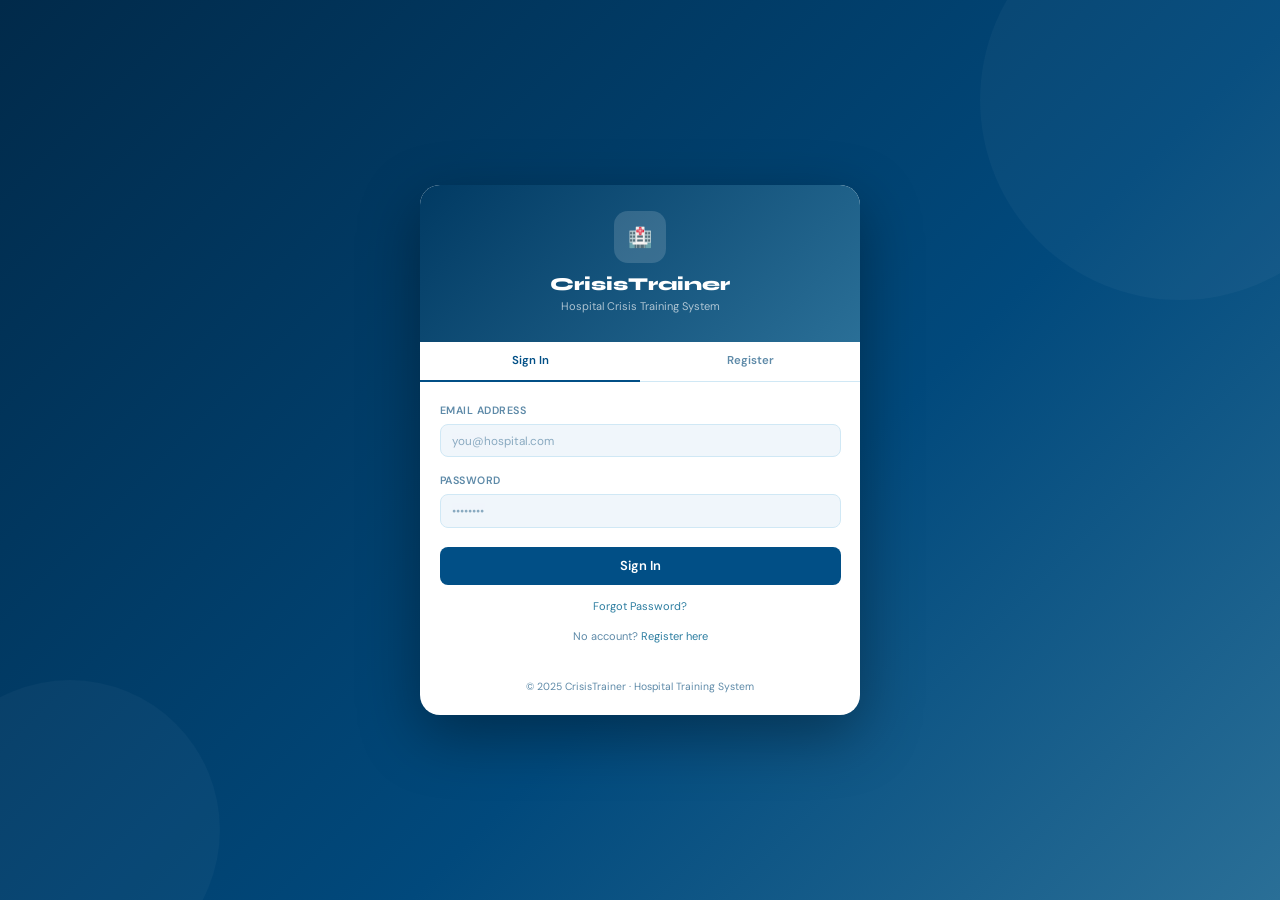
<file: crisis-trainer-frontend/index.html>
<!DOCTYPE html>
<html lang="en">
<head>
  <meta charset="UTF-8" />
  <meta name="viewport" content="width=device-width, initial-scale=1.0" />
  <title>CrisisTrainer — Login</title>
  <link rel="stylesheet" href="css/style.css" />

  <style>
    .login-footer {
      text-align: center;
      padding: 1rem 1.5rem 1.5rem;
      font-size: 0.8rem;
      color: var(--text-muted);
    }

    .tab-pane .btn {
      margin-top: 0.4rem;
    }
  </style>
</head>
<body>

<div class="login-page">
  <div class="login-card">

    <!-- Brand header -->
    <div class="login-brand">
      <div class="logo-icon">🏥</div>
      <h1>CrisisTrainer</h1>
      <p>Hospital Crisis Training System</p>
    </div>

    <!-- Tabs -->
    <div class="tab-bar">
      <button class="tab-btn active" data-tab="loginTab">Sign In</button>
      <button class="tab-btn" data-tab="registerTab">Register</button>
    </div>

    <!-- Login Tab -->
    <div class="tab-pane active" id="loginTab">

      <div id="loginAlert" class="alert" style="display:none;"></div>

      <form id="loginForm" novalidate>

        <div class="form-group">
          <label class="form-label" for="loginEmail">Email Address</label>
          <input type="email"
                 id="loginEmail"
                 class="form-control"
                 placeholder="you@hospital.com"
                 required />
        </div>

        <div class="form-group">
          <label class="form-label" for="loginPassword">Password</label>
          <input type="password"
                 id="loginPassword"
                 class="form-control"
                 placeholder="••••••••"
                 required />
        </div>

        <button type="submit"
                id="loginBtn"
                class="btn btn-primary w-100 btn-lg">
          Sign In
        </button>

      </form>

      <p class="text-center mt-2 text-sm text-muted">
        <a href="reset-password.html">
          Forgot Password?
        </a>
      </p>

      <p class="text-center mt-2 text-sm text-muted">
        No account?
        <a href="#"
           onclick="document.querySelector('[data-tab=registerTab]').click();return false;">
          Register here
        </a>
      </p>

    </div>

    <!-- Register Tab -->
    <div class="tab-pane" id="registerTab">

      <div id="registerAlert" class="alert" style="display:none;"></div>

      <form id="registerForm" novalidate>

        <div class="form-group">
          <label class="form-label" for="regName">Full Name</label>
          <input type="text"
                 id="regName"
                 class="form-control"
                 placeholder="Dr. Aisha Al-Rashidi"
                 required />
        </div>

        <div class="form-group">
          <label class="form-label" for="regEmail">Email Address</label>
          <input type="email"
                 id="regEmail"
                 class="form-control"
                 placeholder="you@hospital.com"
                 required />
        </div>

        <div class="form-group">
          <label class="form-label" for="regPassword">Password</label>
          <input type="password"
                 id="regPassword"
                 class="form-control"
                 placeholder="Min. 6 characters"
                 required />
        </div>

        <div class="form-row">

          <div class="form-group">
            <label class="form-label" for="regType">User Type</label>

            <select id="regType" class="form-control">
              <option value="employee">Employee</option>
              <option value="supervisor">Supervisor</option>
            </select>
          </div>

          <div class="form-group">
            <label class="form-label" for="regDept">Department</label>

            <select id="regDept" class="form-control">
              <option value="1">Nursing</option>
              <option value="2">Security</option>
              <option value="3">Maintenance</option>
              <option value="4">Administration</option>
              <option value="5">Medical Staff</option>
            </select>
          </div>

        </div>

        <button type="submit"
                id="registerBtn"
                class="btn btn-accent w-100 btn-lg">
          Create Account
        </button>

      </form>

    </div>

    <div class="login-footer">
      &copy; 2025 CrisisTrainer · Hospital Training System
    </div>

  </div>
</div>

<script src="js/api.js"></script>
<script src="js/auth.js"></script>

</body>
</html>
</file>
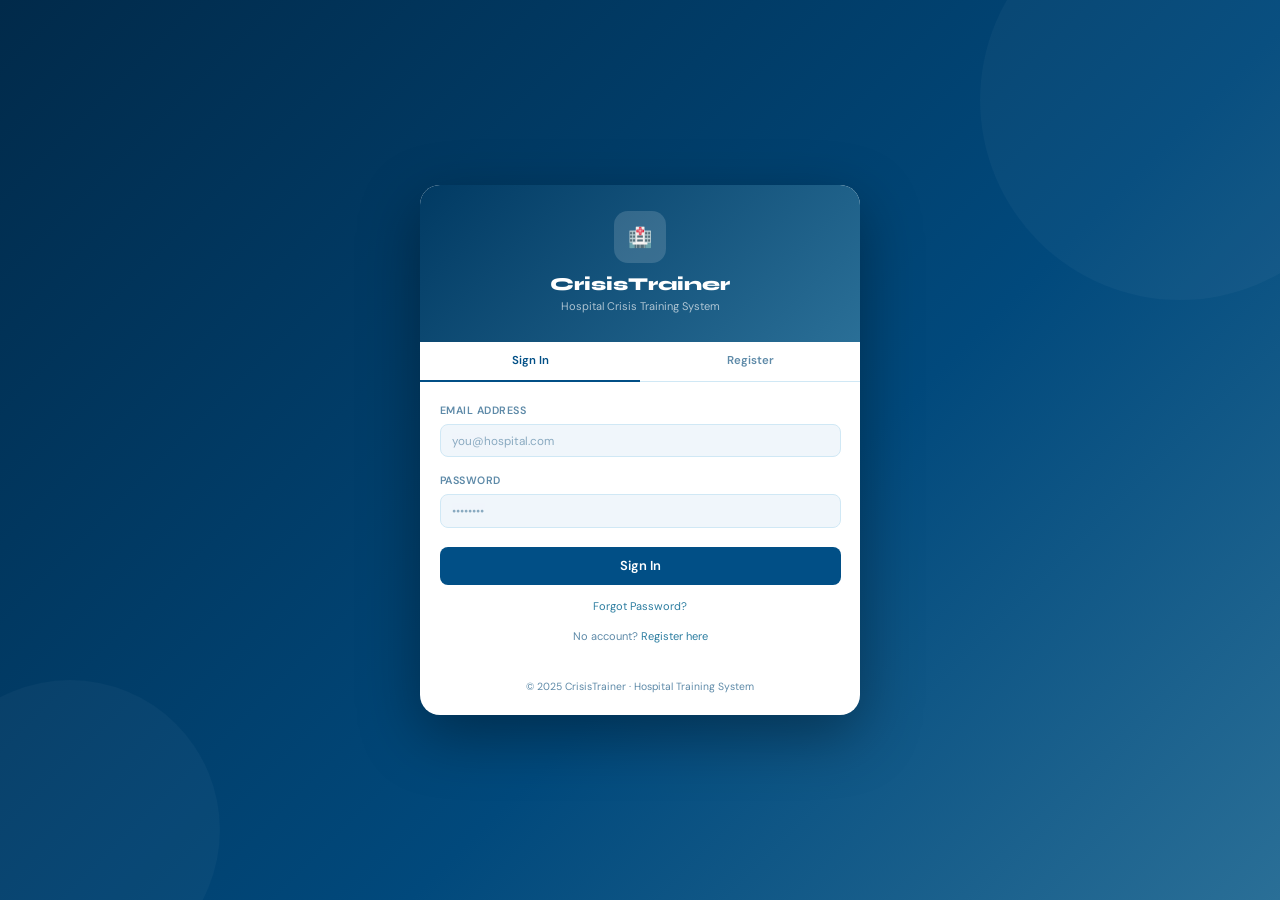
<file: crisis-trainer-frontend/employee-dashboard.html>
<!DOCTYPE html>
<html lang="en">
<head>
  <meta charset="UTF-8" />
  <meta name="viewport" content="width=device-width, initial-scale=1.0" />
  <title>CrisisTrainer — My Trainings</title>
  <link rel="stylesheet" href="css/style.css" />
  <style>
    .score-badge {
      display: inline-flex; align-items: center;
      padding: 0.2rem 0.6rem;
      border-radius: 20px;
      font-size: 0.78rem; font-weight: 700;
      background: rgba(26,122,74,0.1);
      color: var(--success);
    }
    .quiz-alert-box {
      position: fixed;
      bottom: 1rem; left: 50%; transform: translateX(-50%);
      background: var(--c-dark); color: white;
      padding: 0.6rem 1.3rem; border-radius: 8px;
      font-size: 0.875rem; font-weight: 500;
      z-index: 999;
      box-shadow: 0 4px 20px rgba(0,0,0,0.3);
    }
    .employee-stats {
      display: flex; gap: 1.2rem;
      margin-bottom: 2rem;
      flex-wrap: wrap;
    }
    .emp-stat {
      flex: 1; min-width: 130px;
      background: var(--surface);
      border: 1px solid var(--border);
      border-radius: var(--radius);
      padding: 1.1rem 1.3rem;
      box-shadow: var(--shadow);
      text-align: center;
    }
    .emp-stat .val { font-family: var(--font-head); font-size: 2rem; font-weight: 800; color: var(--c-darkest); }
    .emp-stat .lbl { font-size: 0.8rem; color: var(--text-muted); font-weight: 500; }
  </style>
</head>
<body>

<!-- ── Navbar ── -->
<nav class="navbar">
  <div class="navbar-brand">
    <div class="navbar-logo">
      <svg viewBox="0 0 24 24" fill="none" stroke="white" stroke-width="2">
        <path d="M12 2L2 7l10 5 10-5-10-5zM2 17l10 5 10-5M2 12l10 5 10-5"/>
      </svg>
    </div>
    <span class="navbar-name">CrisisTrainer</span>
  </div>
  <div class="navbar-right">
    <div class="user-info">
      <span class="user-name" id="userName"></span>
      <span class="badge badge-employee">Employee</span>
    </div>
    <button class="btn-logout" id="logoutBtn">Logout</button>
  </div>
</nav>

<!-- ── Main Content ── -->
<div class="main-content">

  <!-- Welcome Card -->
  <div class="welcome-card">
    <h2>My Training Dashboard</h2>
    <p>Hello, <strong id="welcomeName" style="color:var(--c-lightest);"></strong>! Complete your assigned crisis training modules below.</p>
  </div>

  <!-- Summary Stats -->
  <div class="employee-stats">
    <div class="emp-stat">
      <div class="val" id="pendingCount">0</div>
      <div class="lbl">⏳ Pending</div>
    </div>
    <div class="emp-stat">
      <div class="val" id="completedCount">0</div>
      <div class="lbl">✅ Completed</div>
    </div>
    <div class="emp-stat">
      <div class="val" id="totalCount">0</div>
      <div class="lbl">📋 Total Assigned</div>
    </div>
  </div>

  <!-- Assignments Grid -->
  <div class="section-header">
    <h2 class="section-title">My Assignments</h2>
  </div>

  <div class="assignments-grid" id="assignmentsGrid">
    <!-- Rendered by employee.js -->
    <div class="empty-state">
      <div class="icon">⏳</div>
      <p>Loading assignments...</p>
    </div>
  </div>

</div><!-- /main-content -->


<!-- ══════════════════════════════════════
     Quiz Modal
══════════════════════════════════════ -->
<div class="modal-overlay" id="quizModal">
  <div class="modal" style="max-width:580px;">

    <div class="modal-header">
      <span class="modal-title" id="quizTitle">Training Quiz</span>
      <button class="modal-close" data-close-modal="quizModal">✕</button>
    </div>

    <!-- Quiz Body -->
    <div class="modal-body" id="quizBody">

      <div style="display:flex;justify-content:space-between;align-items:center;margin-bottom:0.8rem;">
        <span class="text-muted">Time Remaining</span>
        <strong id="timerText">--:--</strong>
      </div>

      <!-- Progress -->
      <div class="quiz-progress">
        <div class="progress-bar">
          <div class="progress-fill" id="progressFill" style="width:0%"></div>
        </div>
        <span class="progress-label" id="progressLabel">1 / 5</span>
      </div>
      
      <!-- Question Text -->
       <div id="scenarioNarrative" style="margin:1rem 0;padding:1rem;border-radius:10px;background:#eef6fb;border:1px solid #cfe6f5;font-size:0.9rem;line-height:1.7;">
      </div>
      <div class="quiz-question" id="questionText">
        Loading question...
      </div>

      <!-- Answer Choices -->
      <div class="quiz-choices" id="quizChoices">
        <!-- Rendered by employee.js -->
      </div>
    </div>

    <!-- Score Screen (hidden until submit) -->
    <div id="scoreScreen" style="display:none;padding:1.5rem;"></div>

    <!-- Alert (bottom float) -->
    <div id="quizAlert" class="alert alert-error" style="display:none;margin:0 1.5rem 1rem;"></div>

    <!-- Modal Footer -->
    <div class="modal-footer" id="quizFooter">
      <button class="btn btn-ghost" id="prevBtn">← Back</button>
      <div style="display:flex;gap:0.6rem;">
        <button class="btn btn-primary" id="nextBtn">Next →</button>
        <button class="btn btn-success" id="submitBtn" style="display:none;">Submit Answers ✓</button>
      </div>
    </div>

  </div><!-- /modal -->
</div><!-- /overlay -->


<script src="js/api.js"></script>
<script src="js/employee.js"></script>
</body>
</html>
</file>
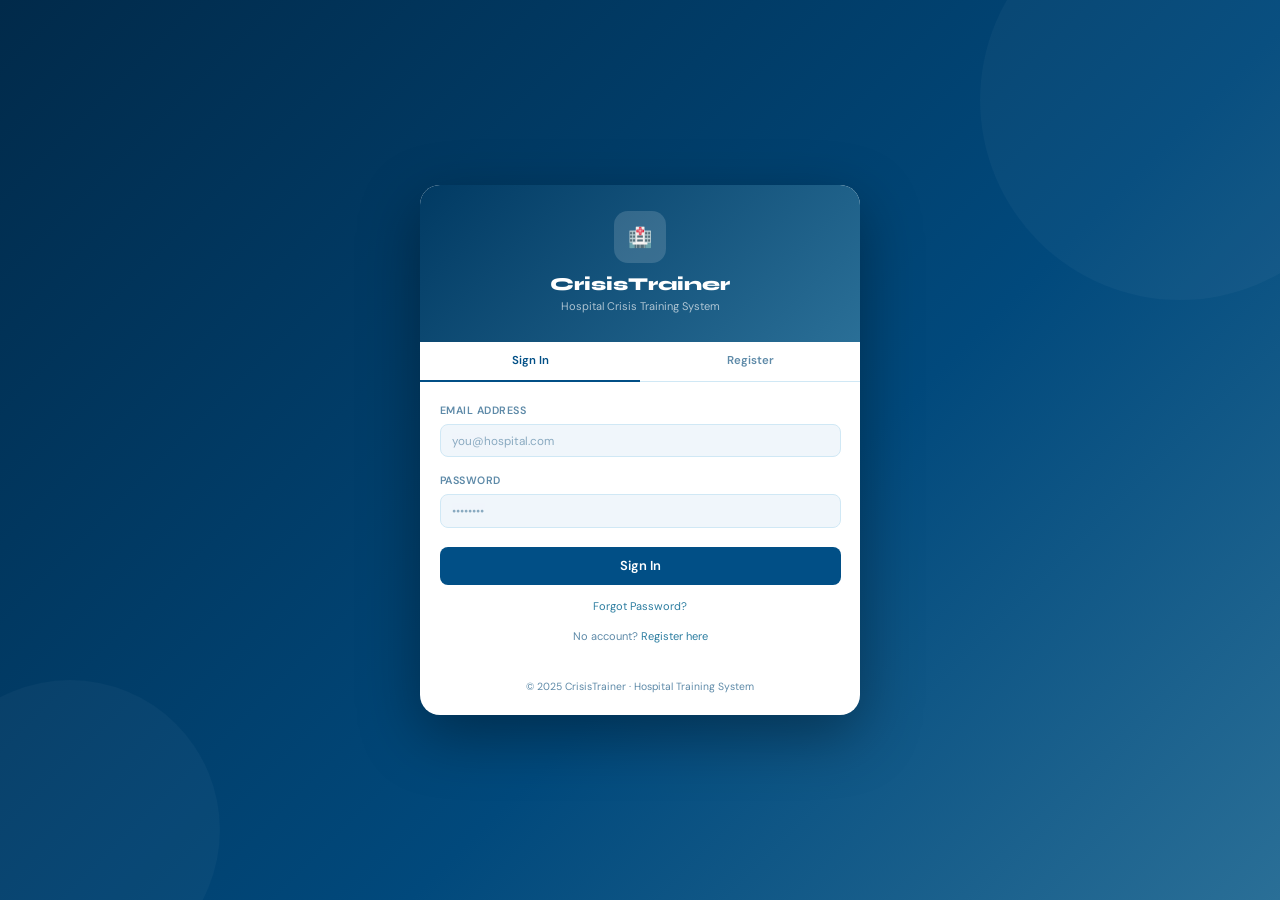
<file: crisis-trainer-frontend/login.html>
<!DOCTYPE html>
<html lang="en">
<head>
  <meta charset="UTF-8" />
  <meta name="viewport" content="width=device-width, initial-scale=1.0" />
  <title>CrisisTrainer — Login</title>
  <link rel="stylesheet" href="css/style.css" />

  <style>
    .login-footer {
      text-align: center;
      padding: 1rem 1.5rem 1.5rem;
      font-size: 0.8rem;
      color: var(--text-muted);
    }

    .tab-pane .btn {
      margin-top: 0.4rem;
    }
  </style>
</head>
<body>

<div class="login-page">
  <div class="login-card">

    <!-- Brand header -->
    <div class="login-brand">
      <div class="logo-icon">🏥</div>
      <h1>CrisisTrainer</h1>
      <p>Hospital Crisis Training System</p>
    </div>

    <!-- Tabs -->
    <div class="tab-bar">
      <button class="tab-btn active" data-tab="loginTab">Sign In</button>
      <button class="tab-btn" data-tab="registerTab">Register</button>
    </div>

    <!-- Login Tab -->
    <div class="tab-pane active" id="loginTab">

      <div id="loginAlert" class="alert" style="display:none;"></div>

      <form id="loginForm" novalidate>

        <div class="form-group">
          <label class="form-label" for="loginEmail">Email Address</label>
          <input type="email"
                 id="loginEmail"
                 class="form-control"
                 placeholder="you@hospital.com"
                 required />
        </div>

        <div class="form-group">
          <label class="form-label" for="loginPassword">Password</label>
          <input type="password"
                 id="loginPassword"
                 class="form-control"
                 placeholder="••••••••"
                 required />
        </div>

        <button type="submit"
                id="loginBtn"
                class="btn btn-primary w-100 btn-lg">
          Sign In
        </button>

      </form>

      <p class="text-center mt-2 text-sm text-muted">
        <a href="reset-password.html">
          Forgot Password?
        </a>
      </p>

      <p class="text-center mt-2 text-sm text-muted">
        No account?
        <a href="#"
           onclick="document.querySelector('[data-tab=registerTab]').click();return false;">
          Register here
        </a>
      </p>

    </div>

    <!-- Register Tab -->
    <div class="tab-pane" id="registerTab">

      <div id="registerAlert" class="alert" style="display:none;"></div>

      <form id="registerForm" novalidate>

        <div class="form-group">
          <label class="form-label" for="regName">Full Name</label>
          <input type="text"
                 id="regName"
                 class="form-control"
                 placeholder="Dr. Aisha Al-Rashidi"
                 required />
        </div>

        <div class="form-group">
          <label class="form-label" for="regEmail">Email Address</label>
          <input type="email"
                 id="regEmail"
                 class="form-control"
                 placeholder="you@hospital.com"
                 required />
        </div>

        <div class="form-group">
          <label class="form-label" for="regPassword">Password</label>
          <input type="password"
                 id="regPassword"
                 class="form-control"
                 placeholder="Min. 6 characters"
                 required />
        </div>

        <div class="form-row">

          <div class="form-group">
            <label class="form-label" for="regType">User Type</label>

            <select id="regType" class="form-control">
              <option value="employee">Employee</option>
              <option value="supervisor">Supervisor</option>
            </select>
          </div>

          <div class="form-group">
            <label class="form-label" for="regDept">Department</label>

            <select id="regDept" class="form-control">
              <option value="1">Nursing</option>
              <option value="2">Security</option>
              <option value="3">Maintenance</option>
              <option value="4">Administration</option>
              <option value="5">Medical Staff</option>
            </select>
          </div>

        </div>

        <button type="submit"
                id="registerBtn"
                class="btn btn-accent w-100 btn-lg">
          Create Account
        </button>

      </form>

    </div>

    <div class="login-footer">
      &copy; 2025 CrisisTrainer · Hospital Training System
    </div>

  </div>
</div>

<script src="js/api.js"></script>
<script src="js/auth.js"></script>

</body>
</html>
</file>
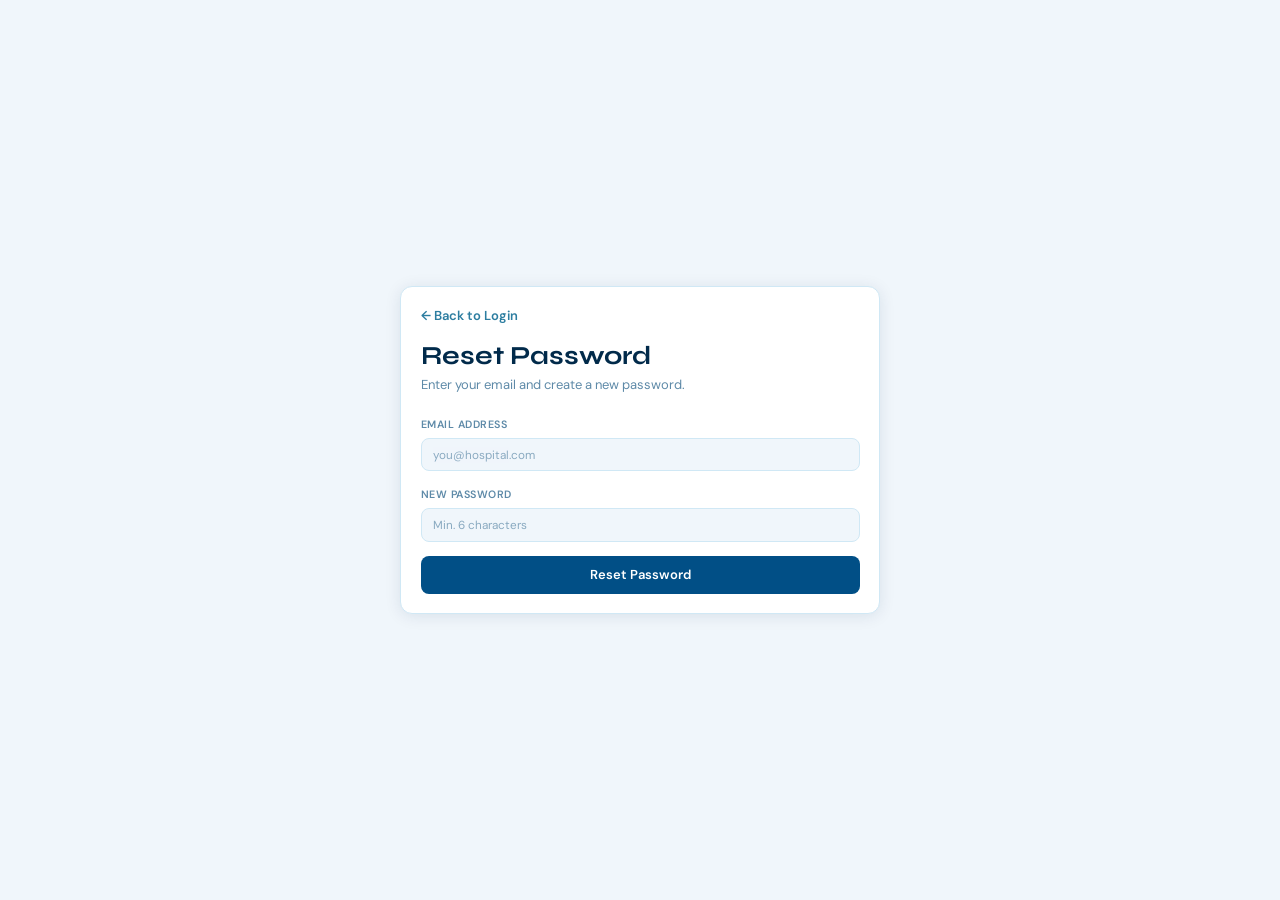
<file: crisis-trainer-frontend/reset-password.html>
<!DOCTYPE html>
<html lang="en">
<head>
  <meta charset="UTF-8" />
  <meta name="viewport" content="width=device-width, initial-scale=1.0"/>
  <title>Reset Password — CrisisTrainer</title>

  <link rel="stylesheet" href="css/style.css" />

  <style>

    .reset-wrapper{
      min-height:100vh;
      display:flex;
      align-items:center;
      justify-content:center;
      padding:2rem;
    }

    .reset-card{
      width:100%;
      max-width:480px;
    }

    .back-link{
      display:inline-flex;
      align-items:center;
      gap:.4rem;
      margin-bottom:1rem;
      color:var(--c-accent);
      font-weight:600;
    }

    .reset-title{
      margin-bottom:.3rem;
    }

    .reset-sub{
      color:var(--text-muted);
      margin-bottom:1.5rem;
    }

  </style>
</head>
<body>

<div class="reset-wrapper">

  <div class="card reset-card">

    <a href="login.html" class="back-link">
      ← Back to Login
    </a>

    <h1 class="reset-title">Reset Password</h1>

    <p class="reset-sub">
      Enter your email and create a new password.
    </p>

    <div id="resetAlert" class="alert" style="display:none;"></div>

    <form id="resetForm">

      <div class="form-group">
        <label class="form-label">Email Address</label>

        <input type="email"
               id="resetEmail"
               class="form-control"
               placeholder="you@hospital.com"
               required />
      </div>

      <div class="form-group">
        <label class="form-label">New Password</label>

        <input type="password"
               id="resetPassword"
               class="form-control"
               placeholder="Min. 6 characters"
               required />
      </div>

      <button type="submit"
              id="resetBtn"
              class="btn btn-primary w-100 btn-lg">
        Reset Password
      </button>

    </form>

  </div>

</div>

<script src="js/api.js"></script>

<script>

const resetForm = document.getElementById("resetForm");

resetForm.addEventListener("submit", async (e) => {

  e.preventDefault();

  const email =
    document.getElementById("resetEmail").value.trim();

  const newPassword =
    document.getElementById("resetPassword").value;

  const btn =
    document.getElementById("resetBtn");

  clearAlerts();

  if (!email || !newPassword) {

    showAlert(
      "Please fill in all fields.",
      "error"
    );

    return;
  }

  if (newPassword.length < 6) {

    showAlert(
      "Password must be at least 6 characters.",
      "error"
    );

    return;
  }

  setLoading(btn, true);

  try {

    await apiResetPassword(email, newPassword);

    showAlert(
      "Password reset successfully. Redirecting to login...",
      "success"
    );

    setTimeout(() => {
      window.location.href = "login.html";
    }, 1500);

  } catch (err) {

    showAlert(err.message, "error");

  } finally {

    setLoading(btn, false);

  }

});

function showAlert(msg, type="error") {

  const el = document.getElementById("resetAlert");

  el.className = `alert alert-${type}`;
  el.textContent = msg;
  el.style.display = "flex";
}

function clearAlerts() {

  document.getElementById("resetAlert").style.display = "none";
}

function setLoading(btn, loading){

  if(loading){

    btn.dataset.original = btn.innerHTML;

    btn.innerHTML =
      '<span class="spinner"></span> Please wait...';

    btn.disabled = true;

  } else {

    btn.innerHTML = btn.dataset.original;

    btn.disabled = false;

  }

}

</script>

</body>
</html>
</file>
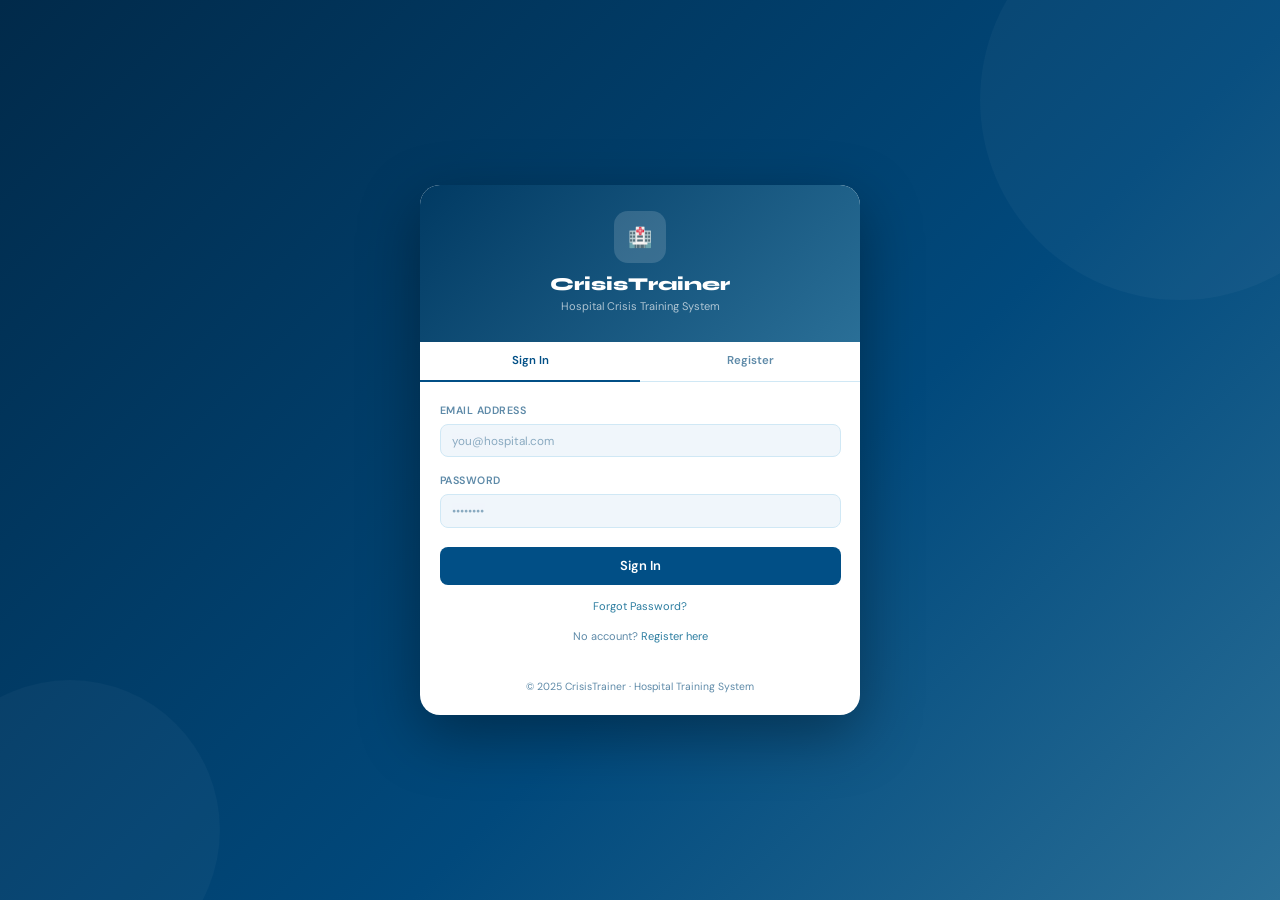
<file: crisis-trainer-frontend/supervisor-dashboard.html>
<!DOCTYPE html>
<html lang="en">
<head>
  <meta charset="UTF-8" />
  <meta name="viewport" content="width=device-width, initial-scale=1.0" />
  <title>CrisisTrainer — Supervisor Dashboard</title>
  <link rel="stylesheet" href="css/style.css" />

  <style>
    /* Supervisor-specific overrides */
    .modal { max-width: 720px; }

    .preview-section {
      max-height: 520px;
      overflow-y: auto;
    }

    .preview-actions {
      display: flex;
      align-items: center;
      justify-content: space-between;
      padding: 0.9rem 1.2rem;
      background: rgba(1,79,134,0.05);
      border: 1.5px solid rgba(1,79,134,0.15);
      border-radius: var(--radius-sm);
      margin-top: 1rem;
    }

    .quick-nav {
      display: flex;
      gap: 0.8rem;
      margin-bottom: 1.5rem;
    }

    .quick-nav a {
      display: flex;
      align-items: center;
      gap: 0.45rem;
      padding: 0.5rem 1rem;
      background: var(--surface);
      border: 1px solid var(--border);
      border-radius: var(--radius-sm);
      font-size: 0.85rem;
      font-weight: 500;
      color: var(--text);
      box-shadow: var(--shadow);
      transition: var(--transition);
    }

    .quick-nav a:hover {
      border-color: var(--c-soft);
      color: var(--c-accent);
      transform: translateY(-1px);
    }

    /* Editable generated questions */
    .edit-note {
      padding: 0.8rem 1rem;
      background: rgba(1,79,134,0.06);
      border: 1px solid rgba(1,79,134,0.16);
      border-radius: var(--radius-sm);
      margin-bottom: 1rem;
      color: var(--text-muted);
      font-size: 0.9rem;
    }

    .question-editor {
      width: 100%;
      min-height: 90px;
      resize: vertical;
      border: 1px solid var(--border);
      border-radius: 12px;
      padding: 0.9rem;
      font-family: inherit;
      font-size: 0.95rem;
      margin-bottom: 1rem;
      background: white;
      color: var(--text);
    }

    .editable-choice {
      margin-bottom: 0.7rem;
    }

    .choice-edit-row {
      display: flex;
      align-items: center;
      gap: 0.7rem;
      width: 100%;
    }

    .choice-input {
      flex: 1;
      border: 1px solid var(--border);
      border-radius: 10px;
      padding: 0.7rem;
      font-size: 0.9rem;
      background: white;
      color: var(--text);
    }

    .choice-letter {
      font-weight: 700;
      min-width: 24px;
      color: var(--c-accent);
    }

    .correct-answer-radio {
      transform: scale(1.15);
      cursor: pointer;
    }

    .correct-answer-label {
      font-size: 0.78rem;
      color: var(--text-muted);
      margin-top: 0.4rem;
      margin-bottom: 0.8rem;
    }
  </style>
</head>

<body>

<nav class="navbar">
  <div class="navbar-brand">
    <div class="navbar-logo">
      <svg viewBox="0 0 24 24">
        <path d="M12 2L2 7l10 5 10-5-10-5zM2 17l10 5 10-5M2 12l10 5 10-5"/>
      </svg>
    </div>
    <span class="navbar-name">CrisisTrainer</span>
  </div>

  <div class="navbar-right">
    <div class="user-info">
      <span class="user-name" id="userName"></span>
      <span class="badge badge-supervisor">Supervisor</span>
    </div>
    <button class="btn-logout" id="logoutBtn">Logout</button>
  </div>
</nav>

<div class="main-content">

  <div class="welcome-card">
    <h2>Welcome back, <span id="welcomeName"></span> 👋</h2>
    <p>Manage crisis training scenarios and monitor employee progress from this dashboard.</p>
  </div>

  <div class="quick-nav">
    <a href="live-monitor.html">📊 Live Monitor</a>
    <a href="employee-dashboard.html">👤 Employee View</a>
  </div>

  <div class="section-header">
    <h2 class="page-title">Training Management</h2>
    <button class="btn btn-primary btn-lg" id="openGenerateBtn">
      ＋ Generate &amp; Assign Scenario
    </button>
  </div>

  <div class="stats-grid">
    <div class="stat-card blue">
      <div class="stat-icon blue">📋</div>
      <div class="stat-value" id="supTotalAssignments">—</div>
      <div class="stat-label">Total Trainings</div>
    </div>

    <div class="stat-card green">
      <div class="stat-icon green">✅</div>
      <div class="stat-value" id="supCompleted">—</div>
      <div class="stat-label">Completed Attempts</div>
    </div>

    <div class="stat-card orange">
      <div class="stat-icon orange">⏳</div>
      <div class="stat-value" id="supPending">—</div>
      <div class="stat-label">Pending Attempts</div>
    </div>

    <div class="stat-card red">
      <div class="stat-icon red">⚠️</div>
      <div class="stat-value" id="supAtRisk">—</div>
      <div class="stat-label">At Risk Employees</div>
    </div>
  </div>

  <div class="table-wrap">
    <div class="table-header">
      <h3 class="section-title" style="margin:0;">Recent Assignments</h3>
      <a href="live-monitor.html" class="btn btn-ghost btn-sm">View All →</a>
    </div>

    <table>
      <thead>
      <tr>
        <th>Assigned To</th>
        <th>Department</th>
        <th>Scenario</th>
        <th>Difficulty</th>
        <th>Questions</th>
        <th>Time</th>
        <th>Status</th>
        <th>Actions</th>
      </tr>
      </thead>
      <tbody id="supervisorRecentTbody"></tbody>
    </table>
  </div>

</div>

<div class="modal-overlay" id="generateModal">
  <div class="modal">

    <div class="modal-header">
      <span class="modal-title">🧩 Generate & Assign Training Scenario</span>
      <button class="modal-close" data-close-modal="generateModal">✕</button>
    </div>

    <div class="modal-body" style="max-height:70vh;overflow-y:auto;">

      <div id="modalNotice" class="alert" style="display:none;"></div>

      <p class="label mb-1">1 · Scenario Configuration</p>

      <div class="form-row">
        <div class="form-group">
          <label class="form-label" for="scenarioSelect">Scenario</label>
          <select id="scenarioSelect" class="form-control">
            <option value="">Loading...</option>
          </select>
        </div>

        <div class="form-group">
          <label class="form-label" for="roleSelect">Role</label>
          <select id="roleSelect" class="form-control">
            <option value="">Select scenario first</option>
          </select>
        </div>
      </div>

      <div class="form-row">
        <div class="form-group">
          <label class="form-label" for="difficultySelect">Difficulty</label>
          <select id="difficultySelect" class="form-control">
            <option value="easy">Easy</option>
            <option value="mixed" selected>Mixed</option>
            <option value="hard">Hard</option>
          </select>
        </div>

        <div class="form-group">
          <label class="form-label" for="languageSelect">Language</label>
          <select id="languageSelect" class="form-control">
            <option value="en">English</option>
            <option value="ar">Arabic (عربي)</option>
          </select>
        </div>
      </div>

      <div class="form-group">
        <label class="form-label" for="questionsInput">Questions per Scenario</label>
        <input type="number" id="questionsInput" class="form-control"
               value="5" min="1" max="20" placeholder="e.g. 5" />
      </div>

      <div class="form-group">
        <label class="form-label" for="durationInput">Training Time (minutes)</label>
        <input type="number" id="durationInput" class="form-control"
               value="10" min="1" max="120" placeholder="e.g. 10" />
      </div>

      <div class="divider"></div>

      <p class="label mb-1">2 · Assign To</p>

      <div class="form-row">
        <div class="form-group">
          <label class="form-label" for="assignType">Assignment Target</label>
          <select id="assignType" class="form-control">
            <option value="all">All Employees</option>
            <option value="department">Department</option>
            <option value="employee">Individual Employee</option>
          </select>
        </div>

        <div class="form-group" id="departmentRow" style="display:none;">
          <label class="form-label" for="deptSelect">Department</label>
          <select id="deptSelect" class="form-control">
            <option value="1">Nursing</option>
            <option value="2">Security</option>
            <option value="3">Maintenance</option>
            <option value="4">Administration</option>
            <option value="5">Medical Staff</option>
          </select>
        </div>

        <div class="form-group" id="employeeRow" style="display:none;">
          <label class="form-label" for="employeeIdInput">Employee ID</label>
          <input type="number" id="employeeIdInput" class="form-control"
                 placeholder="e.g. 12" />
        </div>
      </div>

      <div class="divider"></div>

      <button class="btn btn-primary btn-lg w-100" id="generateBtn">
        ⚡ Generate Scenario
      </button>

      <div id="previewSection" style="display:none;">
        <div class="divider"></div>

        <p class="label mb-1">3 · Preview & Edit Generated Scenario</p>

        <div class="edit-note">
          You can edit the question, choices, and select the correct answer before assigning the training.
        </div>

        <div class="preview-section" id="previewContent">
          <!-- Rendered by supervisor.js -->
        </div>

        <div class="preview-actions">
          <span class="text-sm text-muted">Review and edit the scenario above, then assign it.</span>
          <button class="btn btn-success" id="saveAssignBtn">
            💾 Save &amp; Assign Training
          </button>
        </div>
      </div>

    </div>

    <div class="modal-footer">
      <button class="btn btn-ghost" data-close-modal="generateModal">Cancel</button>
    </div>

  </div>
</div>

<script src="js/api.js"></script>
<script src="js/supervisor.js"></script>

</body>
</html>
</file>
<file: crisis-trainer-frontend/css/style.css>
/* =============================================
   CrisisTrainer - Main Stylesheet
   Color palette: deep navy blues, clinical clean
   ============================================= */

@import url('https://fonts.googleapis.com/css2?family=DM+Sans:wght@300;400;500;600;700&family=Syne:wght@600;700;800&display=swap');

/* ── CSS Variables ── */
:root {
  --c-darkest:  #012A4A;
  --c-dark:     #013A63;
  --c-mid-dark: #01497C;
  --c-primary:  #014F86;
  --c-mid:      #2A6F97;
  --c-accent:   #2C7DA0;
  --c-soft:     #468FAF;
  --c-light:    #61A5C2;
  --c-lighter:  #89C2D9;
  --c-lightest: #A9D6E5;

  --bg:         #F0F6FB;
  --surface:    #FFFFFF;
  --border:     #D0E8F5;
  --text:       #012A4A;
  --text-muted: #5E8AA8;
  --danger:     #C0392B;
  --success:    #1A7A4A;
  --warning:    #B7791F;

  --radius:     12px;
  --radius-sm:  8px;
  --shadow:     0 2px 16px rgba(1, 42, 74, 0.10);
  --shadow-lg:  0 8px 40px rgba(1, 42, 74, 0.18);
  --transition: 0.2s ease;

  --navbar-h:   64px;
  --font-body:  'DM Sans', sans-serif;
  --font-head:  'Syne', sans-serif;
}

/* ── Reset & Base ── */
*, *::before, *::after { box-sizing: border-box; margin: 0; padding: 0; }

html { font-size: 13px; scroll-behavior: smooth; }

body {
  font-family: var(--font-body);
  background: var(--bg);
  color: var(--text);
  min-height: 100vh;
  line-height: 1.6;
}

a { color: var(--c-accent); text-decoration: none; }
a:hover { color: var(--c-primary); }

img { max-width: 100%; display: block; }

/* ── Typography ── */
h1, h2, h3, h4 {
  font-family: var(--font-head);
  line-height: 1.2;
  color: var(--c-darkest);
}

.page-title { font-size: 1.7rem; font-weight: 800; }
.section-title { font-size: 1.2rem; font-weight: 700; margin-bottom: 1rem; color: var(--c-dark); }
.label { font-size: 0.78rem; font-weight: 600; color: var(--text-muted); text-transform: uppercase; letter-spacing: 0.06em; }

/* ── Navbar ── */
.navbar {
  position: fixed; top: 0; left: 0; right: 0; z-index: 100;
  height: var(--navbar-h);
  background: var(--c-darkest);
  display: flex; align-items: center; justify-content: space-between;
  padding: 0 2rem;
  box-shadow: 0 2px 12px rgba(0,0,0,0.25);
}

.navbar-brand {
  display: flex; align-items: center; gap: 0.75rem;
}

.navbar-logo {
  width: 36px; height: 36px;
  background: var(--c-accent);
  border-radius: 8px;
  display: flex; align-items: center; justify-content: center;
}

.navbar-logo svg { width: 20px; height: 20px; fill: white; }

.navbar-name {
  font-family: var(--font-head);
  font-size: 1.2rem;
  font-weight: 800;
  color: white;
  letter-spacing: 0.02em;
}

.navbar-right {
  display: flex; align-items: center; gap: 1rem;
}

.user-info {
  display: flex; align-items: center; gap: 0.6rem;
}

.user-name { font-size: 0.9rem; font-weight: 500; color: var(--c-lightest); }

.badge {
  display: inline-flex; align-items: center;
  padding: 0.2rem 0.6rem;
  border-radius: 20px;
  font-size: 0.72rem;
  font-weight: 600;
  text-transform: uppercase;
  letter-spacing: 0.05em;
}

.badge-supervisor { background: var(--c-mid); color: white; }
.badge-employee   { background: var(--c-soft); color: white; }

.btn-logout {
  background: transparent;
  border: 1.5px solid rgba(255,255,255,0.25);
  color: var(--c-lightest);
  padding: 0.35rem 0.9rem;
  border-radius: var(--radius-sm);
  font-size: 0.82rem;
  font-weight: 500;
  cursor: pointer;
  transition: var(--transition);
  font-family: var(--font-body);
}

.btn-logout:hover {
  border-color: rgba(255,255,255,0.6);
  color: white;
  background: rgba(255,255,255,0.08);
}

/* ── Main Layout ── */
.main-content {
  margin-top: var(--navbar-h);
  padding: 2rem;
  max-width: 1200px;
  margin-left: auto;
  margin-right: auto;
}

.main-content.full { max-width: 100%; padding: 2rem 2.5rem; margin-top: var(--navbar-h); }

/* ── Cards ── */
.card {
  background: var(--surface);
  border-radius: var(--radius);
  box-shadow: var(--shadow);
  padding: 1.5rem;
  border: 1px solid var(--border);
}

.welcome-card {
  background: linear-gradient(135deg, var(--c-dark) 0%, var(--c-mid) 100%);
  color: white;
  border-radius: var(--radius);
  padding: 2rem 2.5rem;
  margin-bottom: 2rem;
  position: relative;
  overflow: hidden;
  border: none;
}

.welcome-card::before {
  content: '';
  position: absolute; top: -40px; right: -40px;
  width: 180px; height: 180px;
  background: rgba(255,255,255,0.06);
  border-radius: 50%;
}

.welcome-card::after {
  content: '';
  position: absolute; bottom: -60px; right: 80px;
  width: 120px; height: 120px;
  background: rgba(255,255,255,0.04);
  border-radius: 50%;
}

.welcome-card h2 {
  font-family: var(--font-head);
  font-size: 1.5rem;
  font-weight: 800;
  color: white;
  margin-bottom: 0.4rem;
}

.welcome-card p { color: rgba(255,255,255,0.75); font-size: 0.95rem; }

/* ── Buttons ── */
.btn {
  display: inline-flex; align-items: center; justify-content: center; gap: 0.4rem;
  padding: 0.6rem 1.4rem;
  border-radius: var(--radius-sm);
  font-family: var(--font-body);
  font-size: 0.9rem;
  font-weight: 600;
  border: none;
  cursor: pointer;
  transition: var(--transition);
  white-space: nowrap;
}

.btn-primary {
  background: var(--c-primary);
  color: white;
}
.btn-primary:hover { background: var(--c-dark); transform: translateY(-1px); box-shadow: 0 4px 12px rgba(1,79,134,0.35); }

.btn-accent {
  background: var(--c-accent);
  color: white;
}
.btn-accent:hover { background: var(--c-mid); transform: translateY(-1px); }

.btn-success {
  background: var(--success);
  color: white;
}
.btn-success:hover { background: #15643c; transform: translateY(-1px); }

.btn-outline {
  background: transparent;
  border: 1.5px solid var(--c-primary);
  color: var(--c-primary);
}
.btn-outline:hover { background: var(--c-primary); color: white; }

.btn-danger {
  background: var(--danger);
  color: white;
}
.btn-danger:hover { background: #a93226; }

.btn-ghost {
  background: transparent;
  color: var(--text-muted);
  border: 1.5px solid var(--border);
}
.btn-ghost:hover { border-color: var(--c-soft); color: var(--c-accent); }

.btn-lg { padding: 0.8rem 2rem; font-size: 1rem; }
.btn-sm { padding: 0.35rem 0.9rem; font-size: 0.8rem; }

.btn:disabled {
  opacity: 0.5;
  cursor: not-allowed;
  transform: none !important;
}

/* ── Forms ── */
.form-group { margin-bottom: 1.1rem; }

.form-label {
  display: block;
  font-size: 0.82rem;
  font-weight: 600;
  color: var(--text-muted);
  text-transform: uppercase;
  letter-spacing: 0.05em;
  margin-bottom: 0.4rem;
}

.form-control {
  width: 100%;
  padding: 0.6rem 0.9rem;
  background: var(--bg);
  border: 1.5px solid var(--border);
  border-radius: var(--radius-sm);
  font-family: var(--font-body);
  font-size: 0.9rem;
  color: var(--text);
  transition: var(--transition);
  outline: none;
}

.form-control:focus {
  border-color: var(--c-soft);
  background: white;
  box-shadow: 0 0 0 3px rgba(70,143,175,0.15);
}

.form-control::placeholder { color: var(--text-muted); opacity: 0.7; }

select.form-control { cursor: pointer; }

.form-row { display: grid; grid-template-columns: 1fr 1fr; gap: 1rem; }

/* ── Modal ── */
.modal-overlay {
  position: fixed; inset: 0; z-index: 200;
  background: rgba(1, 30, 55, 0.65);
  backdrop-filter: blur(4px);
  display: flex; align-items: flex-start; justify-content: center;
  padding: 2rem 1rem;
  overflow-y: auto;
  opacity: 0; pointer-events: none;
  transition: opacity 0.25s ease;
}

.modal-overlay.active { opacity: 1; pointer-events: all; }

.modal {
  background: var(--surface);
  border-radius: var(--radius);
  box-shadow: var(--shadow-lg);
  width: 100%;
  max-width: 680px;
  transform: translateY(-20px) scale(0.97);
  transition: transform 0.25s ease, opacity 0.25s ease;
  border: 1px solid var(--border);
}

.modal-overlay.active .modal {
  transform: translateY(0) scale(1);
}

.modal-header {
  display: flex; align-items: center; justify-content: space-between;
  padding: 1.3rem 1.5rem;
  border-bottom: 1px solid var(--border);
}

.modal-title {
  font-family: var(--font-head);
  font-size: 1.1rem;
  font-weight: 700;
  color: var(--c-darkest);
}

.modal-close {
  width: 32px; height: 32px;
  background: var(--bg);
  border: none; border-radius: 50%;
  display: flex; align-items: center; justify-content: center;
  cursor: pointer;
  font-size: 1.1rem;
  color: var(--text-muted);
  transition: var(--transition);
}

.modal-close:hover { background: var(--border); color: var(--text); }

.modal-body { padding: 1.5rem; }

.modal-footer {
  padding: 1rem 1.5rem;
  border-top: 1px solid var(--border);
  display: flex; align-items: center; justify-content: flex-end; gap: 0.75rem;
}

/* ── Stats Grid ── */
.stats-grid {
  display: grid;
  grid-template-columns: repeat(auto-fit, minmax(180px, 1fr));
  gap: 1.2rem;
  margin-bottom: 2rem;
}

.stat-card {
  background: var(--surface);
  border-radius: var(--radius);
  padding: 1.4rem 1.5rem;
  border: 1px solid var(--border);
  box-shadow: var(--shadow);
  position: relative;
  overflow: hidden;
}

.stat-card::before {
  content: '';
  position: absolute; top: 0; left: 0; right: 0;
  height: 3px;
}

.stat-card.blue::before   { background: var(--c-primary); }
.stat-card.teal::before   { background: var(--c-soft); }
.stat-card.green::before  { background: var(--success); }
.stat-card.orange::before { background: var(--warning); }

.stat-icon {
  width: 40px; height: 40px;
  border-radius: 10px;
  display: flex; align-items: center; justify-content: center;
  margin-bottom: 0.9rem;
  font-size: 1.1rem;
}

.stat-icon.blue   { background: rgba(1,79,134,0.1); color: var(--c-primary); }
.stat-icon.teal   { background: rgba(70,143,175,0.12); color: var(--c-soft); }
.stat-icon.green  { background: rgba(26,122,74,0.1); color: var(--success); }
.stat-icon.orange { background: rgba(183,121,31,0.1); color: var(--warning); }

.stat-value {
  font-family: var(--font-head);
  font-size: 2rem;
  font-weight: 800;
  color: var(--c-darkest);
  line-height: 1;
  margin-bottom: 0.3rem;
}

.stat-label { font-size: 0.82rem; color: var(--text-muted); font-weight: 500; }

/* ── Table ── */
.table-wrap {
  background: var(--surface);
  border-radius: var(--radius);
  border: 1px solid var(--border);
  box-shadow: var(--shadow);
  overflow: hidden;
}

.table-header {
  display: flex; align-items: center; justify-content: space-between;
  padding: 1.2rem 1.5rem;
  border-bottom: 1px solid var(--border);
}

table {
  width: 100%;
  border-collapse: collapse;
}

thead th {
  padding: 0.75rem 1.2rem;
  text-align: left;
  font-size: 0.75rem;
  font-weight: 700;
  text-transform: uppercase;
  letter-spacing: 0.06em;
  color: var(--text-muted);
  background: var(--bg);
  border-bottom: 1px solid var(--border);
}

tbody td {
  padding: 0.9rem 1.2rem;
  font-size: 0.88rem;
  color: var(--text);
  border-bottom: 1px solid var(--border);
  vertical-align: middle;
}

tbody tr:last-child td { border-bottom: none; }
tbody tr:hover { background: rgba(169,214,229,0.07); }

/* ── Status Badges ── */
.status {
  display: inline-flex; align-items: center; gap: 0.35rem;
  padding: 0.25rem 0.65rem;
  border-radius: 20px;
  font-size: 0.75rem;
  font-weight: 600;
}

.status::before { content: ''; width: 6px; height: 6px; border-radius: 50%; background: currentColor; opacity: 0.7; }

.status-pending   { background: rgba(183,121,31,0.1); color: var(--warning); }
.status-completed { background: rgba(26,122,74,0.1);  color: var(--success); }
.status-active    { background: rgba(1,79,134,0.1);   color: var(--c-primary); }

/* ── Preview Section ── */
.preview-section {
  border: 1.5px solid var(--border);
  border-radius: var(--radius);
  padding: 1.3rem;
  background: var(--bg);
  margin-top: 1.5rem;
}

.preview-scenario {
  background: white;
  border-radius: var(--radius-sm);
  padding: 1.2rem;
  border: 1px solid var(--border);
  margin-bottom: 1rem;
}

.preview-scenario h4 {
  font-size: 1rem;
  color: var(--c-dark);
  margin-bottom: 0.5rem;
}

.narrative-box {
  background: var(--bg);
  border-left: 3px solid var(--c-soft);
  padding: 0.8rem 1rem;
  border-radius: 0 var(--radius-sm) var(--radius-sm) 0;
  font-size: 0.88rem;
  color: var(--text-muted);
  margin-bottom: 1rem;
  line-height: 1.7;
}

.question-card {
  background: white;
  border: 1px solid var(--border);
  border-radius: var(--radius-sm);
  padding: 1rem;
  margin-bottom: 0.8rem;
}

.question-card .q-label {
  font-size: 0.72rem;
  font-weight: 700;
  text-transform: uppercase;
  letter-spacing: 0.06em;
  color: var(--c-soft);
  margin-bottom: 0.4rem;
}

.question-card .q-text {
  font-size: 0.92rem;
  font-weight: 500;
  color: var(--c-darkest);
  margin-bottom: 0.7rem;
}

.choices-list { list-style: none; }

.choices-list li {
  padding: 0.35rem 0.7rem;
  border-radius: var(--radius-sm);
  font-size: 0.85rem;
  color: var(--text);
  margin-bottom: 0.25rem;
  display: flex; align-items: center; gap: 0.5rem;
}

.choices-list li.correct {
  background: rgba(26,122,74,0.1);
  color: var(--success);
  font-weight: 600;
}

.choices-list li.correct::before { content: '✓'; font-weight: 700; }
.choices-list li:not(.correct)::before { content: '○'; opacity: 0.4; }

.rationale-box {
  margin-top: 0.6rem;
  padding: 0.5rem 0.8rem;
  background: rgba(169,214,229,0.15);
  border-radius: var(--radius-sm);
  font-size: 0.8rem;
  color: var(--text-muted);
  font-style: italic;
}

/* ── Quiz Modal ── */
.quiz-progress {
  display: flex; align-items: center; gap: 0.75rem;
  margin-bottom: 1.3rem;
}

.progress-bar {
  flex: 1;
  height: 6px;
  background: var(--border);
  border-radius: 3px;
  overflow: hidden;
}

.progress-fill {
  height: 100%;
  background: linear-gradient(90deg, var(--c-soft), var(--c-accent));
  border-radius: 3px;
  transition: width 0.4s ease;
}

.progress-label { font-size: 0.8rem; color: var(--text-muted); white-space: nowrap; }

.quiz-question {
  font-size: 1rem;
  font-weight: 600;
  color: var(--c-darkest);
  margin-bottom: 1.2rem;
  line-height: 1.5;
}

.quiz-choices { display: flex; flex-direction: column; gap: 0.6rem; }

.choice-btn {
  width: 100%;
  padding: 0.8rem 1.1rem;
  background: var(--bg);
  border: 1.5px solid var(--border);
  border-radius: var(--radius-sm);
  text-align: left;
  font-family: var(--font-body);
  font-size: 0.9rem;
  color: var(--text);
  cursor: pointer;
  transition: var(--transition);
  display: flex; align-items: center; gap: 0.7rem;
}

.choice-btn:hover:not(:disabled) {
  border-color: var(--c-soft);
  background: rgba(70,143,175,0.06);
}

.choice-btn.selected {
  border-color: var(--c-primary);
  background: rgba(1,79,134,0.07);
  color: var(--c-primary);
  font-weight: 600;
}

.choice-btn.correct-ans {
  border-color: var(--success);
  background: rgba(26,122,74,0.1);
  color: var(--success);
}

.choice-btn.wrong-ans {
  border-color: var(--danger);
  background: rgba(192,57,43,0.07);
  color: var(--danger);
}

.choice-letter {
  width: 24px; height: 24px;
  border-radius: 50%;
  background: var(--border);
  display: flex; align-items: center; justify-content: center;
  font-size: 0.75rem;
  font-weight: 700;
  flex-shrink: 0;
}

/* ── Score Screen ── */
.score-screen {
  text-align: center;
  padding: 2rem 1rem;
}

.score-circle {
  width: 120px; height: 120px;
  border-radius: 50%;
  margin: 0 auto 1.5rem;
  display: flex; align-items: center; justify-content: center;
  flex-direction: column;
  font-family: var(--font-head);
  border: 4px solid var(--c-light);
  background: linear-gradient(135deg, var(--c-mid-dark), var(--c-accent));
  color: white;
}

.score-number { font-size: 2rem; font-weight: 800; line-height: 1; }
.score-of { font-size: 0.75rem; opacity: 0.8; }
.score-title { font-size: 1.3rem; font-weight: 700; color: var(--c-dark); margin-bottom: 0.4rem; }
.score-sub { font-size: 0.9rem; color: var(--text-muted); }

/* ── Assignment Cards ── */
.assignments-grid {
  display: grid;
  grid-template-columns: repeat(auto-fill, minmax(300px, 1fr));
  gap: 1.2rem;
  margin-top: 1rem;
}

.assignment-card {
  background: var(--surface);
  border-radius: var(--radius);
  border: 1px solid var(--border);
  box-shadow: var(--shadow);
  overflow: hidden;
  transition: var(--transition);
}

.assignment-card:hover {
  transform: translateY(-2px);
  box-shadow: var(--shadow-lg);
}

.assignment-card-top {
  padding: 1.2rem 1.3rem 0.9rem;
  border-bottom: 1px solid var(--border);
}

.assignment-card-top h4 {
  font-size: 0.97rem;
  margin-bottom: 0.3rem;
  color: var(--c-dark);
}

.assignment-meta {
  font-size: 0.78rem;
  color: var(--text-muted);
  display: flex; gap: 0.8rem; flex-wrap: wrap;
}

.assignment-card-bottom {
  padding: 0.9rem 1.3rem;
  display: flex; align-items: center; justify-content: space-between;
}

/* ── Loading Spinner ── */
.spinner {
  display: inline-block;
  width: 18px; height: 18px;
  border: 2px solid rgba(255,255,255,0.35);
  border-top-color: white;
  border-radius: 50%;
  animation: spin 0.7s linear infinite;
}

.spinner.dark {
  border-color: rgba(1,79,134,0.2);
  border-top-color: var(--c-primary);
}

@keyframes spin { to { transform: rotate(360deg); } }

/* ── Alert ── */
.alert {
  padding: 0.75rem 1rem;
  border-radius: var(--radius-sm);
  font-size: 0.875rem;
  font-weight: 500;
  margin-bottom: 1rem;
  display: flex; align-items: center; gap: 0.5rem;
}

.alert-error   { background: rgba(192,57,43,0.1); color: var(--danger); border: 1px solid rgba(192,57,43,0.2); }
.alert-success { background: rgba(26,122,74,0.1); color: var(--success); border: 1px solid rgba(26,122,74,0.2); }
.alert-info    { background: rgba(1,79,134,0.08); color: var(--c-primary); border: 1px solid rgba(1,79,134,0.15); }

/* ── Login Page ── */
.login-page {
  min-height: 100vh;
  background: linear-gradient(135deg, var(--c-darkest) 0%, var(--c-mid-dark) 60%, var(--c-mid) 100%);
  display: flex; align-items: center; justify-content: center;
  padding: 2rem 1rem;
  position: relative;
  overflow: hidden;
}

.login-page::before {
  content: '';
  position: absolute; top: -100px; right: -100px;
  width: 400px; height: 400px;
  background: rgba(255,255,255,0.03);
  border-radius: 50%;
}

.login-page::after {
  content: '';
  position: absolute; bottom: -80px; left: -80px;
  width: 300px; height: 300px;
  background: rgba(255,255,255,0.03);
  border-radius: 50%;
}

.login-card {
  background: white;
  border-radius: 20px;
  width: 100%;
  max-width: 440px;
  box-shadow: 0 20px 60px rgba(0,0,0,0.35);
  overflow: hidden;
  position: relative; z-index: 1;
}

.login-brand {
  background: linear-gradient(135deg, var(--c-dark), var(--c-mid));
  padding: 2rem;
  text-align: center;
}

.login-brand .logo-icon {
  width: 52px; height: 52px;
  background: rgba(255,255,255,0.15);
  border-radius: 14px;
  display: flex; align-items: center; justify-content: center;
  margin: 0 auto 0.8rem;
  font-size: 1.5rem;
}

.login-brand h1 {
  font-family: var(--font-head);
  color: white;
  font-size: 1.4rem;
  font-weight: 800;
  margin-bottom: 0.2rem;
}

.login-brand p { color: rgba(255,255,255,0.65); font-size: 0.85rem; }

/* Tabs */
.tab-bar {
  display: flex;
  border-bottom: 1px solid var(--border);
}

.tab-btn {
  flex: 1;
  padding: 0.9rem;
  background: none;
  border: none;
  font-family: var(--font-body);
  font-size: 0.88rem;
  font-weight: 600;
  color: var(--text-muted);
  cursor: pointer;
  border-bottom: 2.5px solid transparent;
  transition: var(--transition);
  margin-bottom: -1px;
}

.tab-btn.active {
  color: var(--c-primary);
  border-bottom-color: var(--c-primary);
}

.tab-pane { display: none; padding: 1.5rem; }
.tab-pane.active { display: block; }

/* ── Utility ── */
.d-flex { display: flex; }
.align-center { align-items: center; }
.justify-between { justify-content: space-between; }
.gap-1 { gap: 0.5rem; }
.gap-2 { gap: 1rem; }
.mt-1 { margin-top: 0.5rem; }
.mt-2 { margin-top: 1rem; }
.mt-3 { margin-top: 1.5rem; }
.mb-1 { margin-bottom: 0.5rem; }
.mb-2 { margin-bottom: 1rem; }
.text-muted { color: var(--text-muted); }
.text-sm { font-size: 0.85rem; }
.text-center { text-align: center; }
.w-100 { width: 100%; }

.section-header {
  display: flex; align-items: center; justify-content: space-between;
  margin-bottom: 1.2rem;
}

.divider {
  height: 1px;
  background: var(--border);
  margin: 1.2rem 0;
}

.empty-state {
  text-align: center;
  padding: 3rem 1rem;
  color: var(--text-muted);
}

.empty-state .icon { font-size: 2.5rem; margin-bottom: 0.8rem; opacity: 0.5; }
.empty-state p { font-size: 0.9rem; }

/* ── Tag/Chip ── */
.chip {
  display: inline-flex;
  padding: 0.2rem 0.55rem;
  background: var(--bg);
  border: 1px solid var(--border);
  border-radius: 20px;
  font-size: 0.74rem;
  color: var(--text-muted);
  font-weight: 500;
}

/* ── Tooltip info ── */
.info-row {
  display: flex; gap: 1rem; flex-wrap: wrap;
  padding: 0.75rem 1rem;
  background: var(--bg);
  border-radius: var(--radius-sm);
  border: 1px solid var(--border);
  margin-bottom: 1rem;
}

.info-item { font-size: 0.82rem; }
.info-item span { font-weight: 600; color: var(--c-dark); }

/* ── Responsive ── */
@media (max-width: 768px) {
  .main-content { padding: 1rem; }
  .form-row { grid-template-columns: 1fr; }
  .stats-grid { grid-template-columns: 1fr 1fr; }
  .navbar { padding: 0 1rem; }
  .navbar-name { font-size: 1rem; }
  .user-name { display: none; }
}

@media (max-width: 480px) {
  .stats-grid { grid-template-columns: 1fr; }
  .assignments-grid { grid-template-columns: 1fr; }
}
/* =====================================================
   MOBILE RESPONSIVE (ULTIMATE FIX V2)
===================================================== */
@media (max-width: 768px) {
  /* 1. الترتيب العام */
  .main-content { padding: 1rem; overflow-x: hidden; }
  .section-header { flex-direction: column; align-items: flex-start; gap: 1rem; }
  .section-header .btn { width: 100%; justify-content: center; }

  /* 2. إجبار *جميع* الرسوم البيانية تنزل تحت بعض (بما فيها أول رسمتين) */
  /* استهداف الـ container اللي يحمل الرسمتين ليكون عمودي */
  .main-content > .d-flex { 
    flex-direction: column; 
    gap: 1rem; 
  }
  .main-content .card {
    width: 100% !important;
    max-width: 100% !important;
    margin-bottom: 1rem;
    margin-left: 0 !important;
    margin-right: 0 !important;
  }
  
  /* 3. كروت الإحصائيات الأربعة (تبقى 2x2) */
  .stats-grid { display: grid !important; grid-template-columns: repeat(2, 1fr) !important; gap: 0.8rem; }
  .stats-grid .card { width: auto !important; margin-bottom: 0; padding: 1rem; }
  .stat-value { font-size: 1.4rem; }
  .stat-icon { width: 32px; height: 32px; margin-bottom: 0.5rem; }

  /* 🔴 4. الجدول: إظهار أسماء الأعمدة (Labels) جنب القيم 🔴 */
  .table-wrap { border: none !important; box-shadow: none !important; background: transparent !important; }
  table, thead, tbody, th, td, tr { display: block; width: 100%; }
  
  thead tr { 
    display: none; /* نخفي الـ Header الأساسي */
  }
  
  tr {
    background: white; border: 1px solid var(--border); border-radius: var(--radius);
    margin-bottom: 1.2rem; padding: 1rem; box-shadow: var(--shadow);
  }
  
  td {
    display: flex;
    justify-content: space-between; /* يخلي الاسم يسار والقيمة يمين */
    align-items: center;
    padding: 0.6rem 0 !important;
    border-bottom: 1px dashed var(--border) !important;
    font-size: 0.9rem;
    position: relative;
    text-align: right; /* يخلي القيم على اليمين */
  }
  
  td:last-child { border-bottom: none !important; }
  
  /* إبراز أول خلية (العنوان الرئيسي للكرت) بدون label */
  td:first-child {
    justify-content: center;
    text-align: center;
    font-size: 1.1rem; font-weight: 800; color: var(--c-primary);
    border-bottom: 2px solid var(--c-soft) !important;
    background: rgba(1, 79, 134, 0.05); border-radius: var(--radius-sm);
    padding: 0.8rem !important; margin-bottom: 0.5rem;
  }
  
  td:first-child::before { content: none !important; } /* نمنع ظهور الـ label في العنوان الرئيسي */

  /* 
     استخدام خاصية attr(data-label) لسحب اسم العمود من الـ HTML
     ملاحظة: تحتاجين تضيفين data-label في ملف الـ HTML (مشروحة تحت) 
  */
  td::before {
    content: attr(data-label);
    font-weight: 700;
    font-size: 0.8rem;
    color: var(--text-muted);
    text-transform: uppercase;
    text-align: left;
    margin-right: 1rem;
    flex-shrink: 0;
  }
}
/* =====================================================
   إجبار جميع الرسوم البيانية والكروت على الترتيب العمودي
===================================================== */
@media (max-width: 768px) {
  
  /* 1. تكسير أي شبكة (Grid) أو صف (Row) يحمل الرسوم البيانية */
  .main-content .d-flex,
  .main-content [class*="grid"]:not(.stats-grid),
  .main-content [class*="row"] {
    display: flex !important;
    flex-direction: column !important;
    width: 100% !important;
  }

  /* 2. إجبار الكروت تاخذ عرض الشاشة بالكامل غصب */
  .main-content .card {
    width: 100% !important;
    max-width: 100% !important;
    flex: 0 0 100% !important;
    margin: 0 0 1.2rem 0 !important; /* مسافة من تحت فقط */
    display: block !important;
  }

  /* 3. إصلاح مشكلة الرسوم البيانية والنص المقصوص تحتها */
  canvas {
    max-width: 100% !important;
    height: auto !important;
  }
}
/* =====================================================
   إصلاح الرسوم البيانية في صفحة (Live Monitor) حصراً
===================================================== */
@media (max-width: 768px) {
  /* استهداف الـ stats-grid الموجود في صفحة المراقبة فقط وإجباره ينزل تحت بعض */
  .main-content.full .stats-grid {
    display: flex !important;
    flex-direction: column !important;
  }

  /* إعطاء مساحة للرسوم عشان تاخذ راحتها بالشاشة */
  .main-content.full .table-wrap {
    width: 100% !important;
    margin-bottom: 1.5rem !important;
  }
}
@media (max-width: 768px) {
  /* كسر الشبكة نهائياً في صفحة المراقبة فقط وإلغاء التجاور */
  .main-content.full .stats-grid {
    display: block !important;
  }
  
  /* إجبار كل رسمة (كرت) تاخذ سطر كامل لحالها */
  .main-content.full .stats-grid .table-wrap {
    width: 100% !important;
    max-width: 100% !important;
    margin-bottom: 1.5rem !important;
    display: block !important;
  }

  /* إصلاح مشكلة انقطاع الرسم البياني عشان يتمدد صح */
  .main-content.full canvas {
    width: 100% !important;
    max-width: 100% !important;
    height: auto !important;
  }
}
/* =====================================================
   الإصلاح النهائي للرسمة الثالثة (Weakest Scenarios) 
===================================================== */
@media (max-width: 768px) {
  /* إجبار الحاوية تاخذ عرض الشاشة بالكامل */
  .table-wrap {
    width: 100% !important;
    display: block !important;
  }
  
  /* الحاوية المباشرة للرسمة */
  .table-wrap > div {
    width: 100% !important;
    display: block !important;
    overflow-x: auto !important; /* يعطيها مساحة لو النص طويل جداً */
  }

  /* إجبار الرسمة (Canvas) تتمدد بالطول والعرض ولا تنعفص */
  canvas {
    display: block !important;
    width: 100% !important;
    min-width: 100% !important; /* يمنعها تصير نحيفة */
    min-height: 280px !important; /* يعطيها طول كافي عشان النص اللي تحت يوضح */
  }
}
/* إضافة الخط العلوي والألوان لكرت الخطر (At Risk) */
.stat-card.red::before { background: var(--danger); }
.stat-icon.red { background: rgba(192, 57, 43, 0.1); color: var(--danger); }
</file>
